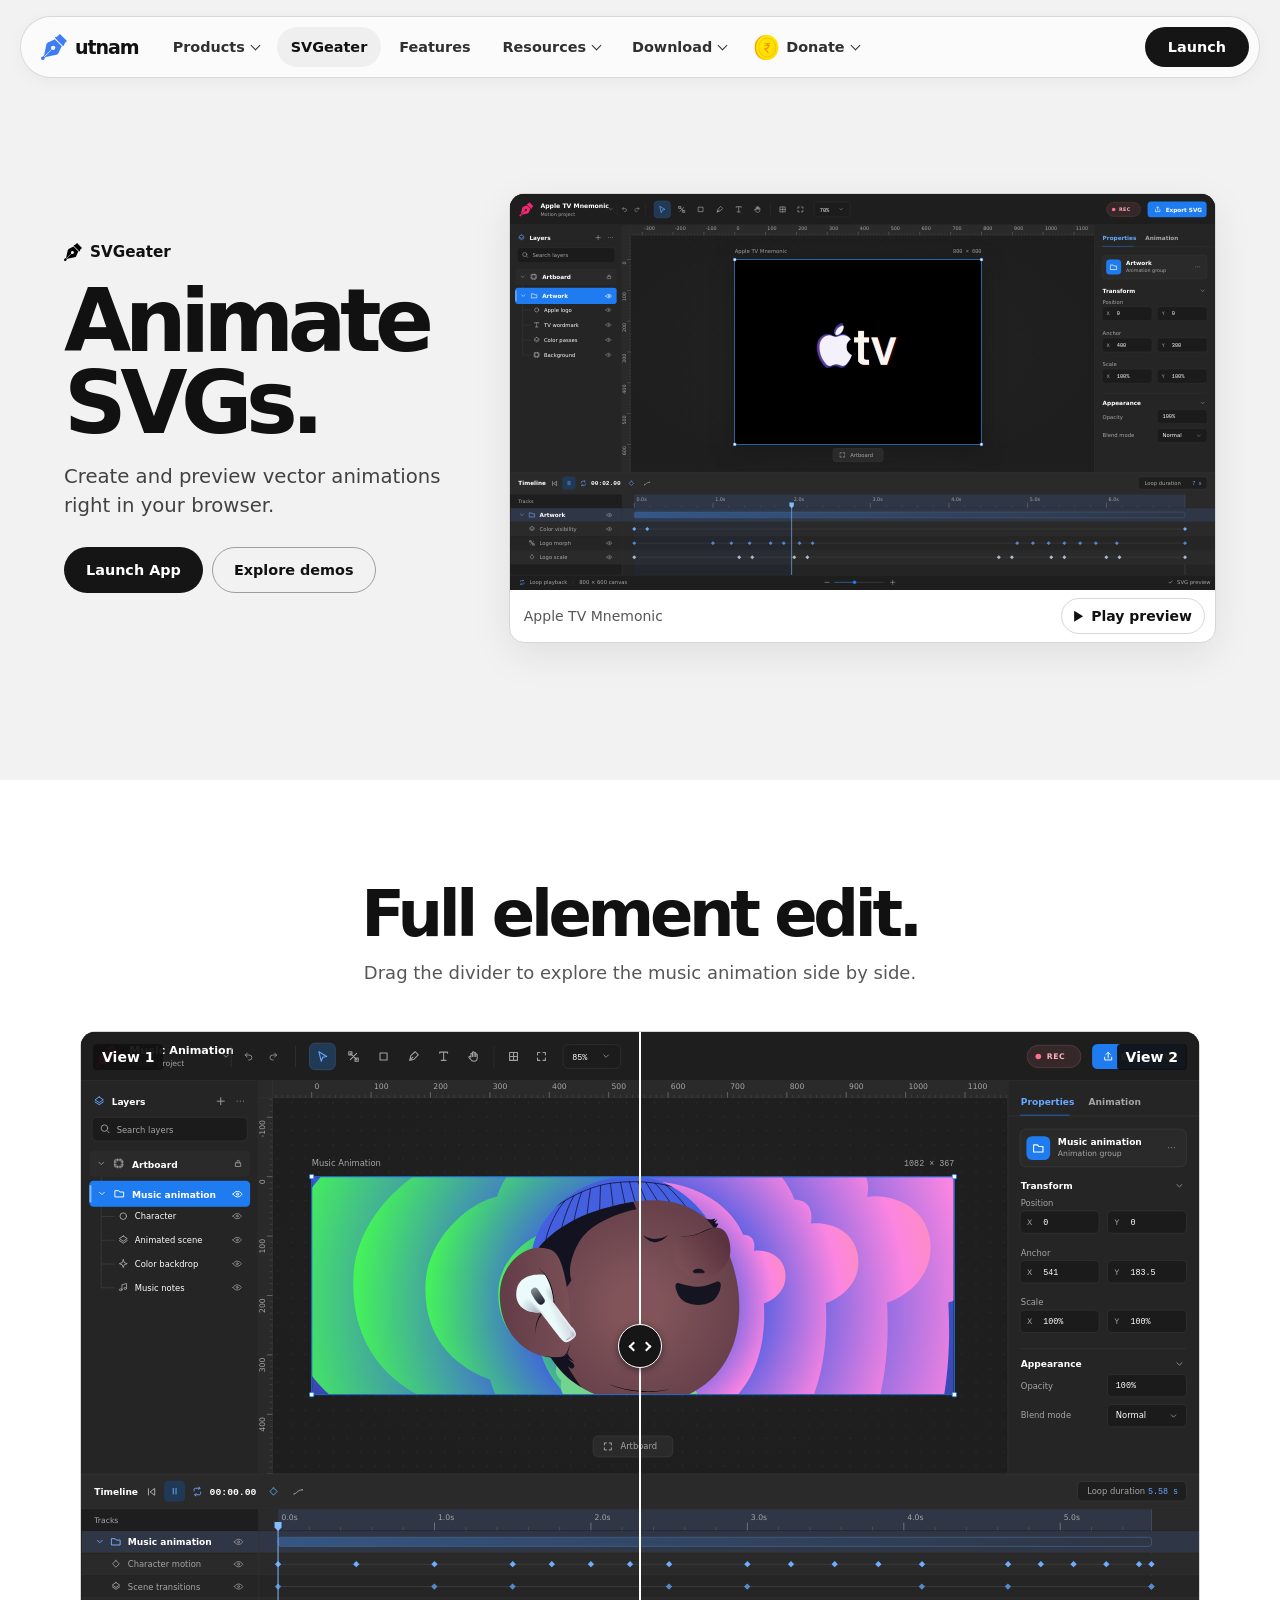
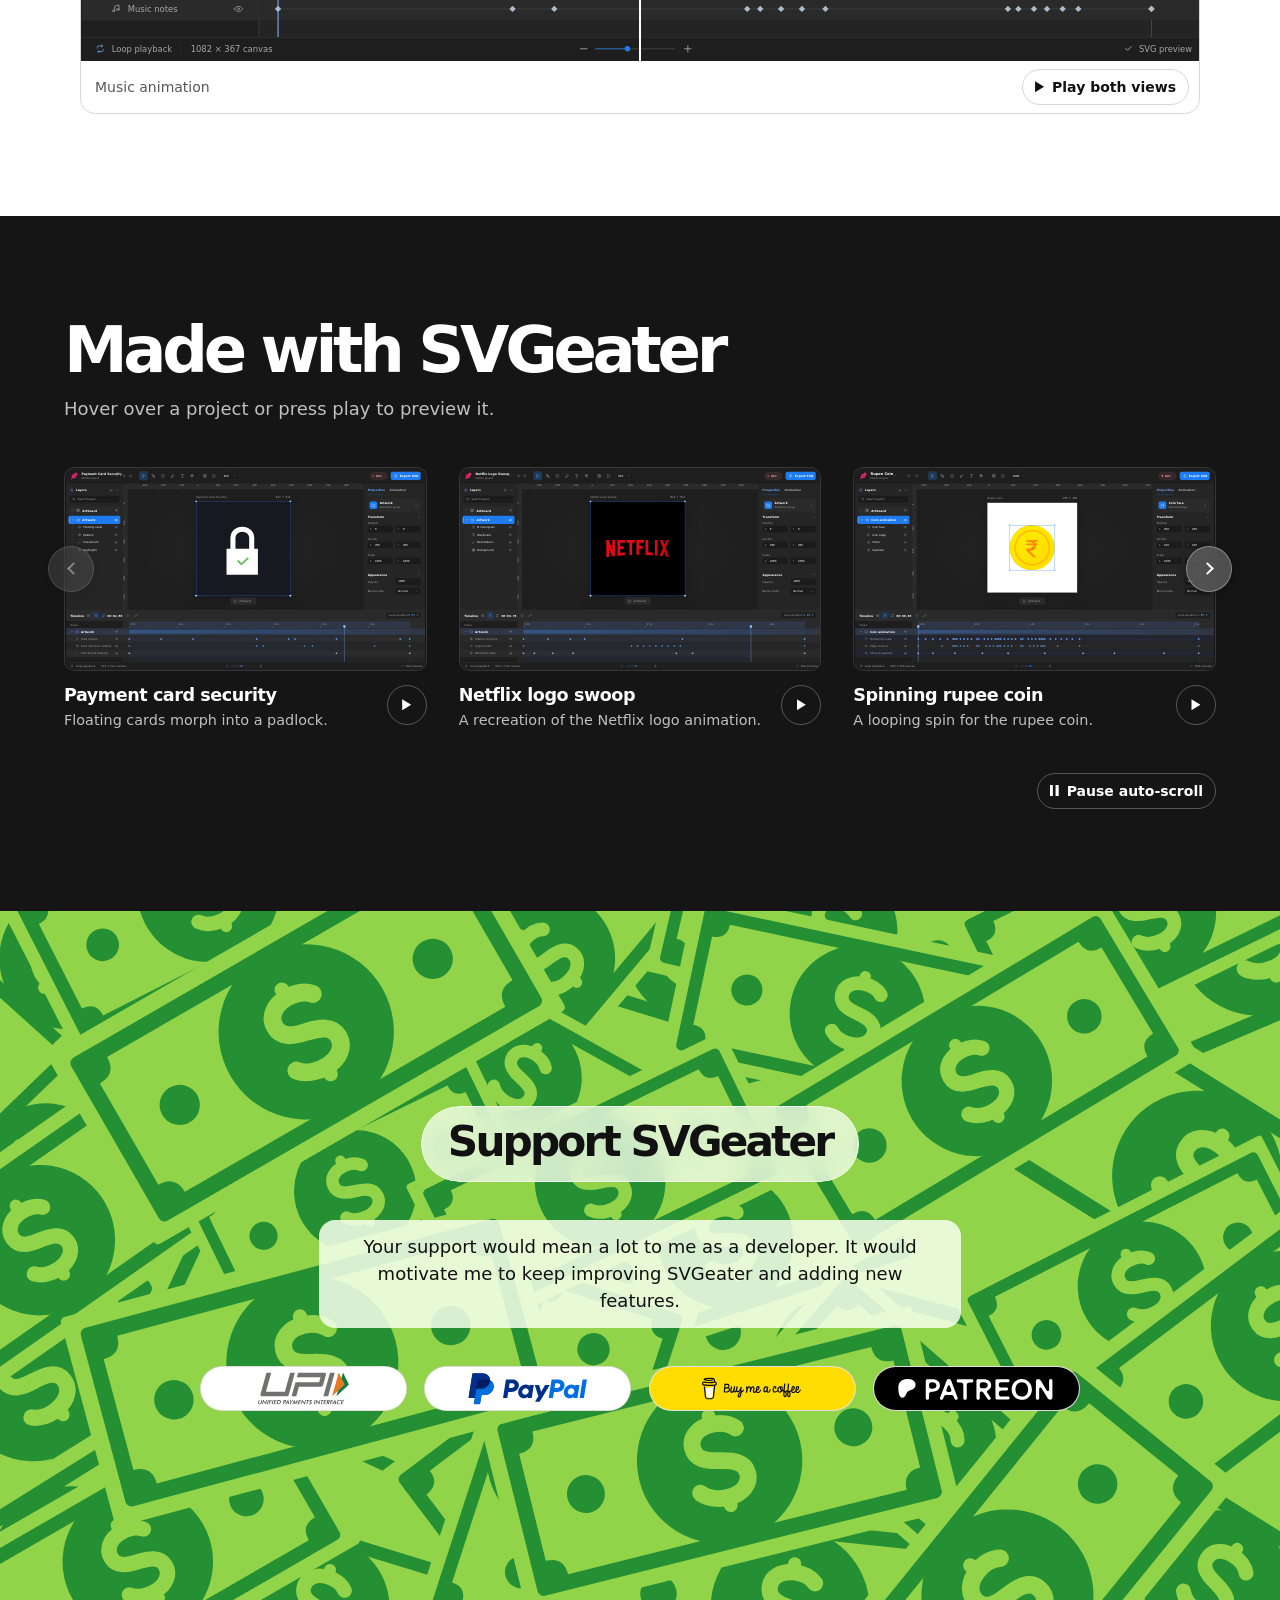
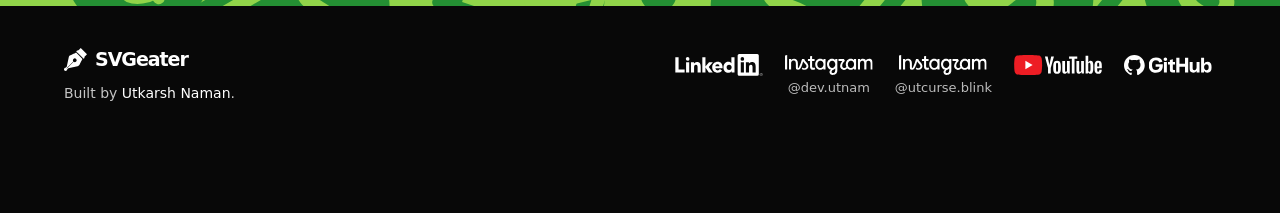
<file: index.html>
<!doctype html>
<html lang="en">
<head>
  <meta charset="utf-8">
  <meta name="viewport" content="width=device-width, initial-scale=1">
  <meta name="theme-color" content="#f2f2f2">
  <meta name="description" content="Create and preview vector animations with SVGeater, a browser-based SVG animation editor.">
  <title>SVGeater — SVG Animation Editor</title>
  <link rel="icon" href="./assets/favicon.svg?v=2" type="image/svg+xml">
  <link rel="stylesheet" href="./styles.css?v=16">
  <script src="./svg-protection.js" defer></script>
  <script src="./app.js?v=8" defer></script>
</head>
<body>
  <a draggable="false" class="skip-link" href="#main">Skip to content</a>
  <header class="site-header">
    <nav class="nav" aria-label="Main navigation">
      <a draggable="false" class="brand" href="https://utnam.in/" aria-label="utnam home">
        <img draggable="false" class="brand-mark" src="./assets/favicon.svg?v=2" width="26" height="26" alt="">
        <span>utnam</span>
      </a>
      <button class="menu-toggle" type="button" aria-expanded="false" aria-controls="nav-links" aria-label="Toggle navigation">
        <span></span><span></span>
      </button>
      <div class="nav-links" id="nav-links">
        <details class="nav-dropdown">
          <summary>Products <span class="chevron" aria-hidden="true"></span></summary>
          <ul class="dropdown-panel link-menu">
            <li><a draggable="false" href="#svgeater"><span>SVGeater</span><small>SVG animation editor</small></a></li>
            <li><a draggable="false" href="https://iredactpdf.utnam.in/" target="_blank" rel="noopener"><span>iRedactPDF</span><small>PDF redaction tool</small></a></li>
          </ul>
        </details>
        <a draggable="false" class="nav-current" href="#svgeater">SVGeater</a>
        <a draggable="false" href="#features">Features</a>
        <details class="nav-dropdown">
          <summary>Resources <span class="chevron" aria-hidden="true"></span></summary>
          <ul class="dropdown-panel link-menu">
            <li><a draggable="false" href="/resources/changelog">Changelog</a></li>
            <li><a draggable="false" href="/resources/upcoming-features">Upcoming features</a></li>
            <li><a draggable="false" href="/resources/tutorials">Tutorials</a></li>
            <li><a draggable="false" href="/resources/campaigns">Campaigns</a></li>
            <li><a draggable="false" href="/resources/vision">Vision</a></li>
          </ul>
        </details>
        <details class="nav-dropdown">
          <summary>Download <span class="chevron" aria-hidden="true"></span></summary>
          <ul class="dropdown-panel link-menu platform-menu">
            <li><a draggable="false" href="/downloads/windows"><img draggable="false" src="./assets/windows-174-svgrepo-com.svg" width="22" height="22" alt=""> Windows</a></li>
            <li><a draggable="false" href="/downloads/linux"><img draggable="false" src="./assets/linux-svgrepo-com.svg" width="22" height="22" alt=""> Linux</a></li>
            <li><a draggable="false" href="/downloads/macos"><img draggable="false" src="./assets/apple-173-svgrepo-com.svg" width="22" height="22" alt=""> macOS</a></li>
          </ul>
        </details>
        <details class="nav-dropdown donate-menu">
          <summary>
            <img draggable="false" class="nav-coin" src="./assets/only-coin.svg" width="25" height="25" alt="">
            Donate <span class="chevron" aria-hidden="true"></span>
          </summary>
          <ul class="dropdown-panel donation-list">
            <li><button class="donation-capsule" type="button" data-dialog="upi-dialog"><img draggable="false" src="./assets/donations/upi.svg" alt="Donate with UPI"></button></li>
            <li><a draggable="false" class="donation-capsule" href="https://paypal.me/utkarshnaman2301" target="_blank" rel="noopener"><img draggable="false" src="./assets/donations/paypal.svg" alt="PayPal"></a></li>
            <li><a draggable="false" class="donation-capsule" href="https://buymeacoffee.com/utkarshnaman" target="_blank" rel="noopener"><img draggable="false" src="./assets/donations/bmc.svg" alt="Buy Me a Coffee"></a></li>
            <li><a draggable="false" class="donation-capsule" href="https://www.patreon.com/c/utnam" target="_blank" rel="noopener"><img draggable="false" src="./assets/donations/patreon.svg" alt="Patreon"></a></li>
          </ul>
        </details>
      </div>
      <a draggable="false" class="pill nav-launch" href="https://app.svgeater.utnam.in/" target="_blank" rel="noopener">Launch</a>
    </nav>
  </header>

  <main id="main">
    <section class="hero" id="svgeater" aria-labelledby="hero-title">
      <div class="shell hero-layout">
        <div class="hero-copy">
          <p class="product-label"><img draggable="false" src="./assets/favicon.svg" alt="" width="18" height="18"> SVGeater</p>
          <h1 id="hero-title">Animate SVGs.</h1>
          <p class="hero-description">Create and preview vector animations right in your browser.</p>
          <div class="hero-actions">
            <a draggable="false" class="pill primary-pill" href="https://app.svgeater.utnam.in/" target="_blank" rel="noopener">Launch App</a>
            <a draggable="false" class="pill secondary-pill" href="#features">Explore demos</a>
          </div>
        </div>

        <figure class="preview editor-preview" data-preview>
          <div class="preview-image" data-surface>
            <div class="preview-layer" data-animation="./assets/editor-apple-tv.svg">
              <img draggable="false" src="./assets/editor-apple-tv-still-frame.svg" width="1600" height="900" alt="Apple TV mnemonic project in the SVGeater editor" fetchpriority="high">
            </div>
          </div>
          <figcaption class="preview-caption">
            <span>Apple TV Mnemonic</span>
            <button class="preview-button" type="button" aria-label="Play Apple TV mnemonic animation" data-play="Apple TV mnemonic animation">
              <span class="play-icon" aria-hidden="true"></span><span data-play-label>Play preview</span>
            </button>
          </figcaption>
        </figure>
      </div>
    </section>

    <section class="compare-section" id="features" aria-labelledby="compare-title">
      <div class="shell">
        <div class="section-heading compare-heading">
          <h2 id="compare-title">Full element edit.</h2>
          <p>Drag the divider to explore the music animation side by side.</p>
        </div>
        <figure class="preview comparison-preview" data-preview>
          <div class="preview-image comparison-image" data-surface>
            <div class="preview-layer comparison-right" data-animation="./assets/editor-music%20(1).svg">
              <img draggable="false" src="./assets/editor-music-still-frame(1).svg" width="1600" height="900" alt="Music animation, right view" loading="lazy">
            </div>
            <div class="preview-layer comparison-left" data-animation="./assets/editor-music.svg">
              <img draggable="false" src="./assets/editor-music-still-frame.svg" width="1600" height="900" alt="Music animation, left view" loading="lazy">
            </div>
            <span class="comparison-tag tag-left" aria-hidden="true">View 1</span>
            <span class="comparison-tag tag-right" aria-hidden="true">View 2</span>
            <div class="comparison-divider" aria-hidden="true">
              <span class="comparison-handle"><span></span><span></span></span>
            </div>
            <input class="comparison-control" type="range" min="0" max="100" value="50" aria-label="Music animation comparison divider">
          </div>
          <figcaption class="preview-caption">
            <span>Music animation</span>
            <button class="preview-button" type="button" aria-label="Play music animation" data-play="music animation">
              <span class="play-icon" aria-hidden="true"></span><span data-play-label>Play both views</span>
            </button>
          </figcaption>
        </figure>
      </div>
    </section>

    <div class="showcase-sections">
      <section class="gallery-section" aria-labelledby="gallery-title">
        <div class="shell">
          <div class="section-heading">
            <h2 id="gallery-title">Made with SVGeater</h2>
            <p>Hover over a project or press play to preview it.</p>
          </div>
          <div class="gallery-carousel">
            <div class="gallery" id="project-gallery" role="region" aria-label="Animation projects" tabindex="0">
              <figure class="preview gallery-card" data-preview>
                <div class="preview-image" data-surface>
                  <div class="preview-layer" data-animation="./assets/editor-payment-card-security.svg">
                    <img draggable="false" src="./assets/editor-payment-card-security-still-frame.svg" width="1600" height="900" alt="Floating payment cards in the SVGeater editor" loading="lazy">
                  </div>
                </div>
                <figcaption class="gallery-caption">
                  <div><h3>Payment card security</h3><p>Floating cards morph into a padlock.</p></div>
                  <button class="preview-button icon-button" type="button" aria-label="Play payment card animation" data-play="payment card animation">
                    <span class="play-icon" aria-hidden="true"></span>
                  </button>
                </figcaption>
              </figure>
              <figure class="preview gallery-card" data-preview>
                <div class="preview-image" data-surface>
                  <div class="preview-layer" data-animation="./assets/editor-netflix.svg">
                    <img draggable="false" src="./assets/editor-netflix-still-frame.svg" width="1600" height="900" alt="Netflix logo project in the SVGeater editor" loading="lazy">
                  </div>
                </div>
                <figcaption class="gallery-caption">
                  <div><h3>Netflix logo swoop</h3><p>A recreation of the Netflix logo animation.</p></div>
                  <button class="preview-button icon-button" type="button" aria-label="Play Netflix logo animation" data-play="Netflix logo animation">
                    <span class="play-icon" aria-hidden="true"></span>
                  </button>
                </figcaption>
              </figure>
              <figure class="preview gallery-card" data-preview>
                <div class="preview-image" data-surface>
                  <div class="preview-layer" data-animation="./assets/editor-coin-recording.svg">
                    <img draggable="false" src="./assets/editor-coin-still-frame.svg" width="1600" height="900" alt="Rupee coin project in the SVGeater editor" loading="lazy">
                  </div>
                </div>
                <figcaption class="gallery-caption">
                  <div><h3>Spinning rupee coin</h3><p>A looping spin for the rupee coin.</p></div>
                  <button class="preview-button icon-button" type="button" aria-label="Play rupee coin animation" data-play="rupee coin animation">
                    <span class="play-icon" aria-hidden="true"></span>
                  </button>
                </figcaption>
              </figure>
              <figure class="preview gallery-card" data-preview>
                <div class="preview-image" data-surface>
                  <div class="preview-layer" data-animation="./assets/editor-linkedin-celebration.svg">
                    <img draggable="false" src="./assets/editor-linkedin-celebration-still-frame.svg" width="1600" height="900" alt="LinkedIn celebration project in the SVGeater editor" loading="lazy">
                  </div>
                </div>
                <figcaption class="gallery-caption">
                  <div><h3>LinkedIn celebration</h3><p>A recreation of LinkedIn’s celebration reaction.</p></div>
                  <button class="preview-button icon-button" type="button" aria-label="Play LinkedIn celebration animation" data-play="LinkedIn celebration animation">
                    <span class="play-icon" aria-hidden="true"></span>
                  </button>
                </figcaption>
              </figure>
              <figure class="preview gallery-card" data-preview>
                <div class="preview-image standalone-preview white-preview" data-surface>
                  <div class="preview-layer" data-animation="./assets/lesstype-gallery.svg">
                    <img draggable="false" src="./assets/lesstype-still-frame.svg" width="1080" height="1080" alt="LessType typography artwork" loading="lazy">
                  </div>
                </div>
                <figcaption class="gallery-caption">
                  <div><h3>LessType</h3><p>Animated typography.</p></div>
                  <button class="preview-button icon-button" type="button" aria-label="Play LessType animation" data-play="LessType animation">
                    <span class="play-icon" aria-hidden="true"></span>
                  </button>
                </figcaption>
              </figure>
              <figure class="preview gallery-card">
                <div class="preview-image">
                  <div class="preview-layer">
                    <img draggable="false" src="./assets/AndroidxBatman.svg" width="2091" height="1158" alt="Android and Batman illustration" loading="lazy">
                  </div>
                </div>
                <figcaption class="gallery-caption">
                  <div><h3>Android × Batman</h3><p>Static SVG illustration.</p></div>
                </figcaption>
              </figure>
              <figure class="preview gallery-card" data-preview>
                <div class="preview-image standalone-preview gray-preview" data-surface>
                  <div class="preview-layer" data-animation="./assets/Check-In%20Stream.svg">
                    <img draggable="false" src="./assets/check-in-stream-still-frame.svg" width="534" height="683" alt="Check-In Stream artwork" loading="lazy">
                  </div>
                </div>
                <figcaption class="gallery-caption">
                  <div><h3>Check-In Stream</h3><p>A looping check-in animation.</p></div>
                  <button class="preview-button icon-button" type="button" aria-label="Play Check-In Stream animation" data-play="Check-In Stream animation">
                    <span class="play-icon" aria-hidden="true"></span>
                  </button>
                </figcaption>
              </figure>
            </div>
            <button class="carousel-arrow carousel-previous" type="button" aria-label="Previous project" aria-controls="project-gallery" hidden></button>
            <button class="carousel-arrow carousel-next" type="button" aria-label="Next project" aria-controls="project-gallery" hidden></button>
          </div>
          <div class="gallery-options">
            <button class="preview-button carousel-toggle" type="button" aria-controls="project-gallery" hidden>
              <span class="play-icon" aria-hidden="true"></span><span data-rotation-label>Pause auto-scroll</span>
            </button>
          </div>
        </div>
      </section>

      <section class="support-section" id="donate" aria-labelledby="support-title">
        <div class="shell support-panel">
          <h2 id="support-title" tabindex="-1">Support SVGeater</h2>
          <p class="support-note">Your support would mean a lot to me as a developer. It would motivate me to keep improving SVGeater and adding new features.</p>
          <ul class="support-links donation-list">
            <li><button class="donation-capsule" type="button" data-dialog="upi-dialog"><img draggable="false" src="./assets/donations/upi.svg" alt="Donate with UPI"></button></li>
            <li><a draggable="false" class="donation-capsule" href="https://paypal.me/utkarshnaman2301" target="_blank" rel="noopener"><img draggable="false" src="./assets/donations/paypal.svg" alt="PayPal"></a></li>
            <li><a draggable="false" class="donation-capsule" href="https://buymeacoffee.com/utkarshnaman" target="_blank" rel="noopener"><img draggable="false" src="./assets/donations/bmc.svg" alt="Buy Me a Coffee"></a></li>
            <li><a draggable="false" class="donation-capsule" href="https://www.patreon.com/c/utnam" target="_blank" rel="noopener"><img draggable="false" src="./assets/donations/patreon.svg" alt="Patreon"></a></li>
          </ul>
        </div>
      </section>
    </div>
  </main>

  <footer class="site-footer">
    <div class="shell footer-inner">
      <div class="footer-credit">
        <a draggable="false" class="footer-brand" href="#svgeater"><img draggable="false" src="./assets/favicon.svg" alt="" width="23" height="23"> SVGeater</a>
        <p>Built by <a draggable="false" href="https://utnam.in/">Utkarsh Naman</a>.</p>
      </div>
      <nav class="socials" aria-label="Utkarsh Naman’s social profiles">
        <a draggable="false" href="https://www.linkedin.com/in/utkarsh-naman/" target="_blank" rel="noopener" aria-label="LinkedIn"><img draggable="false" src="./assets/linkedin.svg" width="88" height="24" alt="" loading="lazy"></a>
        <a draggable="false" href="https://www.instagram.com/dev.utnam/" target="_blank" rel="noopener" aria-label="Instagram @dev.utnam"><img draggable="false" src="./assets/instagram.svg" width="88" height="24" alt="" loading="lazy"><span>@dev.utnam</span></a>
        <a draggable="false" href="https://www.instagram.com/utcurse.blink/" target="_blank" rel="noopener" aria-label="Instagram @utcurse.blink"><img draggable="false" src="./assets/instagram.svg" width="88" height="24" alt="" loading="lazy"><span>@utcurse.blink</span></a>
        <a draggable="false" href="https://www.youtube.com/@trulyutnam" target="_blank" rel="noopener" aria-label="YouTube"><img draggable="false" src="./assets/youtube.svg" width="88" height="24" alt="" loading="lazy"></a>
        <a draggable="false" href="https://github.com/utkarsh-naman" target="_blank" rel="noopener" aria-label="GitHub"><img draggable="false" src="./assets/github.svg" width="88" height="24" alt="" loading="lazy"></a>
      </nav>
    </div>
  </footer>

  <aside class="launch-dock" aria-label="Quick launch" inert>
    <span>Happy Animating</span>
    <a draggable="false" class="pill primary-pill" href="https://app.svgeater.utnam.in/" target="_blank" rel="noopener">Launch App</a>
  </aside>

  <dialog class="payment-dialog" id="upi-dialog" aria-labelledby="upi-title">
    <form method="dialog"><button class="dialog-close" aria-label="Close UPI details">×</button></form>
    <h2 id="upi-title">Donate with UPI</h2>
    <p>Scan the QR code with your UPI app.</p>
    <div class="upi-qr">
      <img class="upi-code" src="./assets/donations/upi-payment.svg" width="990" height="990" alt="QR code for UPI donations" loading="lazy">
      <span class="upi-coin" aria-hidden="true">
        <img draggable="false" src="./assets/only-coin.svg" width="28" height="28" alt="">
      </span>
    </div>
    <a draggable="false" class="pill primary-pill" href="upi://pay?pa=utkarshnaman1%40oksbi&amp;pn=Utkarsh%20Naman">Scan to Pay</a>
  </dialog>
</body>
</html>
</file>
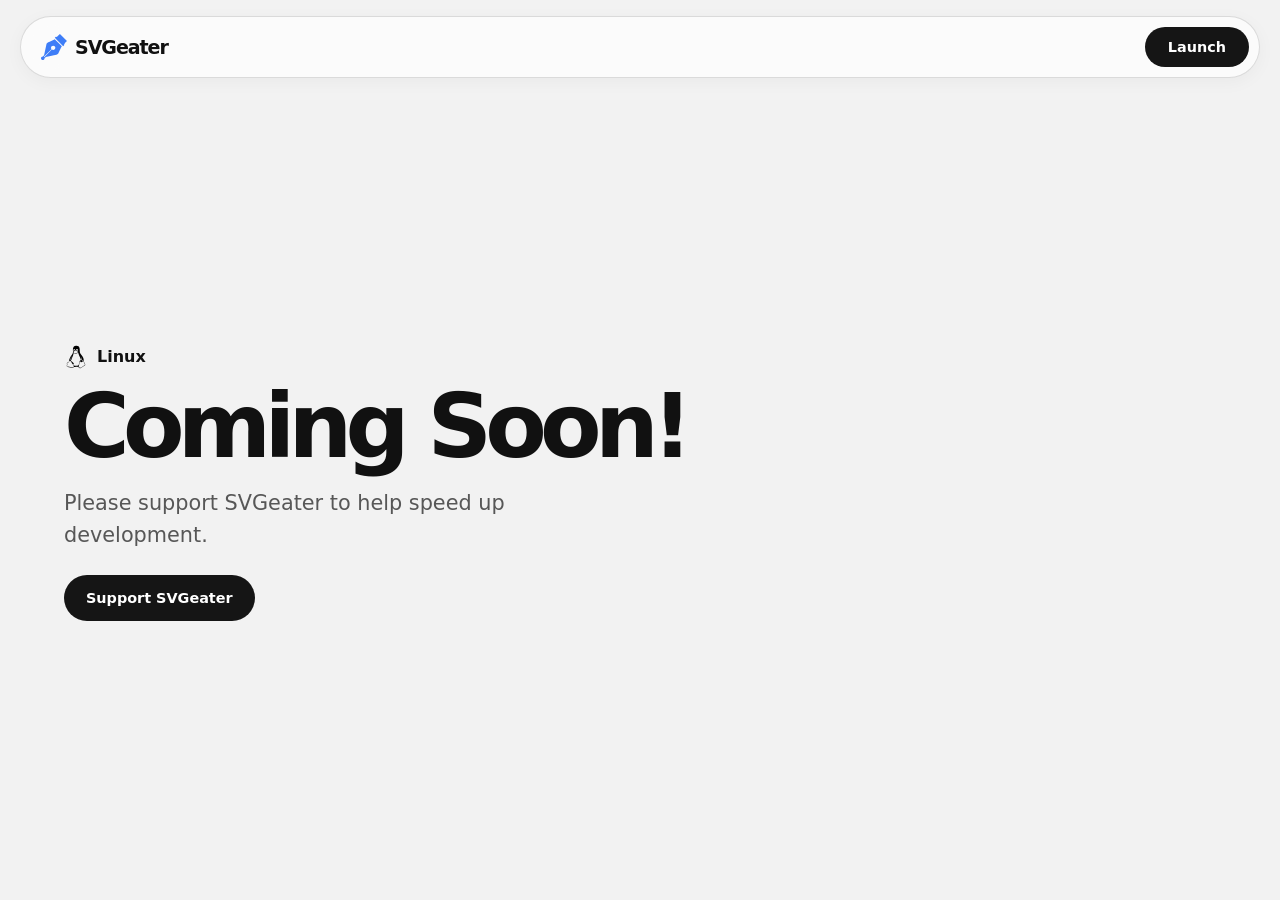
<file: downloads/linux.html>
<!doctype html>
<html lang="en">
<head>
  <meta charset="utf-8">
  <meta name="viewport" content="width=device-width, initial-scale=1">
  <meta name="theme-color" content="#f2f2f2">
  <title>Linux download | SVGeater</title>
  <link rel="icon" href="/assets/favicon.svg?v=2" type="image/svg+xml">
  <link rel="stylesheet" href="/styles.css?v=16">
  <script src="/svg-protection.js" defer></script>
</head>
<body>
  <header class="site-header">
    <nav class="nav compact-nav" aria-label="Main navigation">
      <a draggable="false" class="brand" href="/">
        <img draggable="false" class="brand-mark" src="/assets/favicon.svg?v=2" width="26" height="26" alt="">
        SVGeater
      </a>
      <a draggable="false" class="pill nav-launch" href="https://app.svgeater.utnam.in/" target="_blank" rel="noopener">Launch</a>
    </nav>
  </header>
  <main class="placeholder-page">
    <div class="shell">
      <p class="placeholder-platform"><img draggable="false" src="/assets/linux-svgrepo-com.svg" width="24" height="24" alt=""> Linux</p>
      <h1 class="placeholder-title">Coming Soon!</h1>
      <p class="placeholder-copy">Please support SVGeater to help speed up development.</p>
      <a draggable="false" class="pill primary-pill placeholder-action" href="/#donate">Support SVGeater</a>
    </div>
  </main>
</body>
</html>
</file>
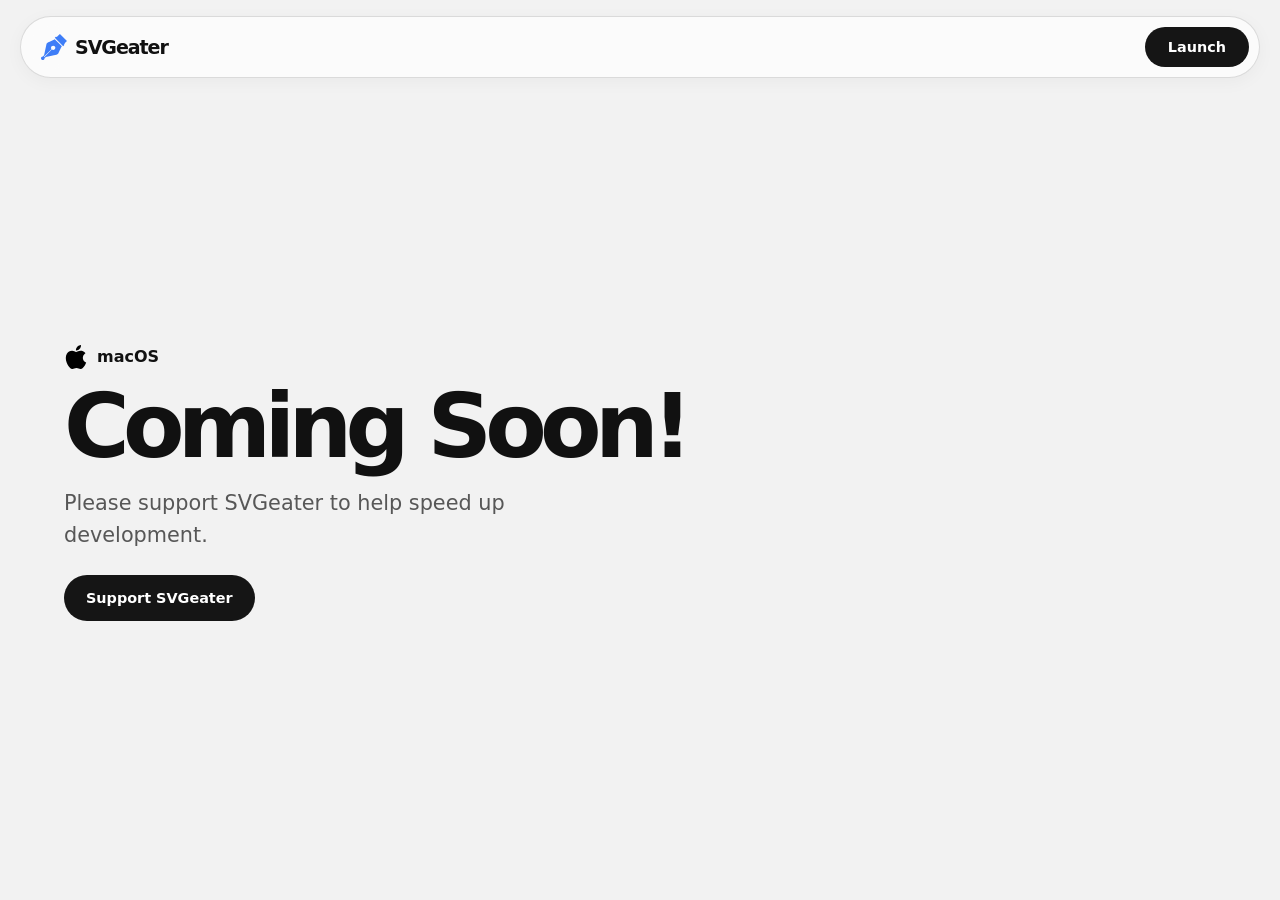
<file: downloads/macos.html>
<!doctype html>
<html lang="en">
<head>
  <meta charset="utf-8">
  <meta name="viewport" content="width=device-width, initial-scale=1">
  <meta name="theme-color" content="#f2f2f2">
  <title>macOS download | SVGeater</title>
  <link rel="icon" href="/assets/favicon.svg?v=2" type="image/svg+xml">
  <link rel="stylesheet" href="/styles.css?v=16">
  <script src="/svg-protection.js" defer></script>
</head>
<body>
  <header class="site-header">
    <nav class="nav compact-nav" aria-label="Main navigation">
      <a draggable="false" class="brand" href="/">
        <img draggable="false" class="brand-mark" src="/assets/favicon.svg?v=2" width="26" height="26" alt="">
        SVGeater
      </a>
      <a draggable="false" class="pill nav-launch" href="https://app.svgeater.utnam.in/" target="_blank" rel="noopener">Launch</a>
    </nav>
  </header>
  <main class="placeholder-page">
    <div class="shell">
      <p class="placeholder-platform"><img draggable="false" src="/assets/apple-173-svgrepo-com.svg" width="24" height="24" alt=""> macOS</p>
      <h1 class="placeholder-title">Coming Soon!</h1>
      <p class="placeholder-copy">Please support SVGeater to help speed up development.</p>
      <a draggable="false" class="pill primary-pill placeholder-action" href="/#donate">Support SVGeater</a>
    </div>
  </main>
</body>
</html>
</file>
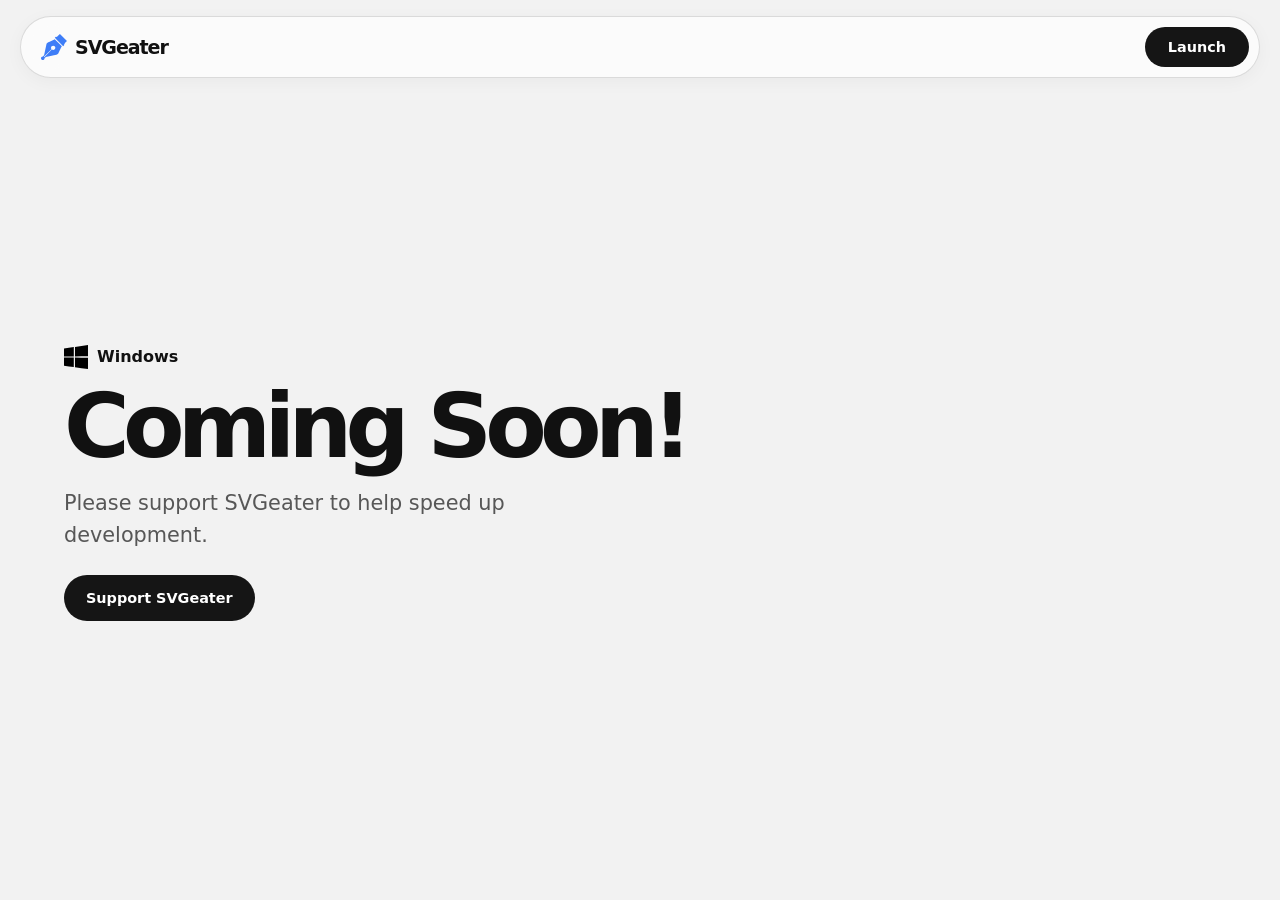
<file: downloads/windows.html>
<!doctype html>
<html lang="en">
<head>
  <meta charset="utf-8">
  <meta name="viewport" content="width=device-width, initial-scale=1">
  <meta name="theme-color" content="#f2f2f2">
  <title>Windows download | SVGeater</title>
  <link rel="icon" href="/assets/favicon.svg?v=2" type="image/svg+xml">
  <link rel="stylesheet" href="/styles.css?v=16">
  <script src="/svg-protection.js" defer></script>
</head>
<body>
  <header class="site-header">
    <nav class="nav compact-nav" aria-label="Main navigation">
      <a draggable="false" class="brand" href="/">
        <img draggable="false" class="brand-mark" src="/assets/favicon.svg?v=2" width="26" height="26" alt="">
        SVGeater
      </a>
      <a draggable="false" class="pill nav-launch" href="https://app.svgeater.utnam.in/" target="_blank" rel="noopener">Launch</a>
    </nav>
  </header>
  <main class="placeholder-page">
    <div class="shell">
      <p class="placeholder-platform"><img draggable="false" src="/assets/windows-174-svgrepo-com.svg" width="24" height="24" alt=""> Windows</p>
      <h1 class="placeholder-title">Coming Soon!</h1>
      <p class="placeholder-copy">Please support SVGeater to help speed up development.</p>
      <a draggable="false" class="pill primary-pill placeholder-action" href="/#donate">Support SVGeater</a>
    </div>
  </main>
</body>
</html>
</file>
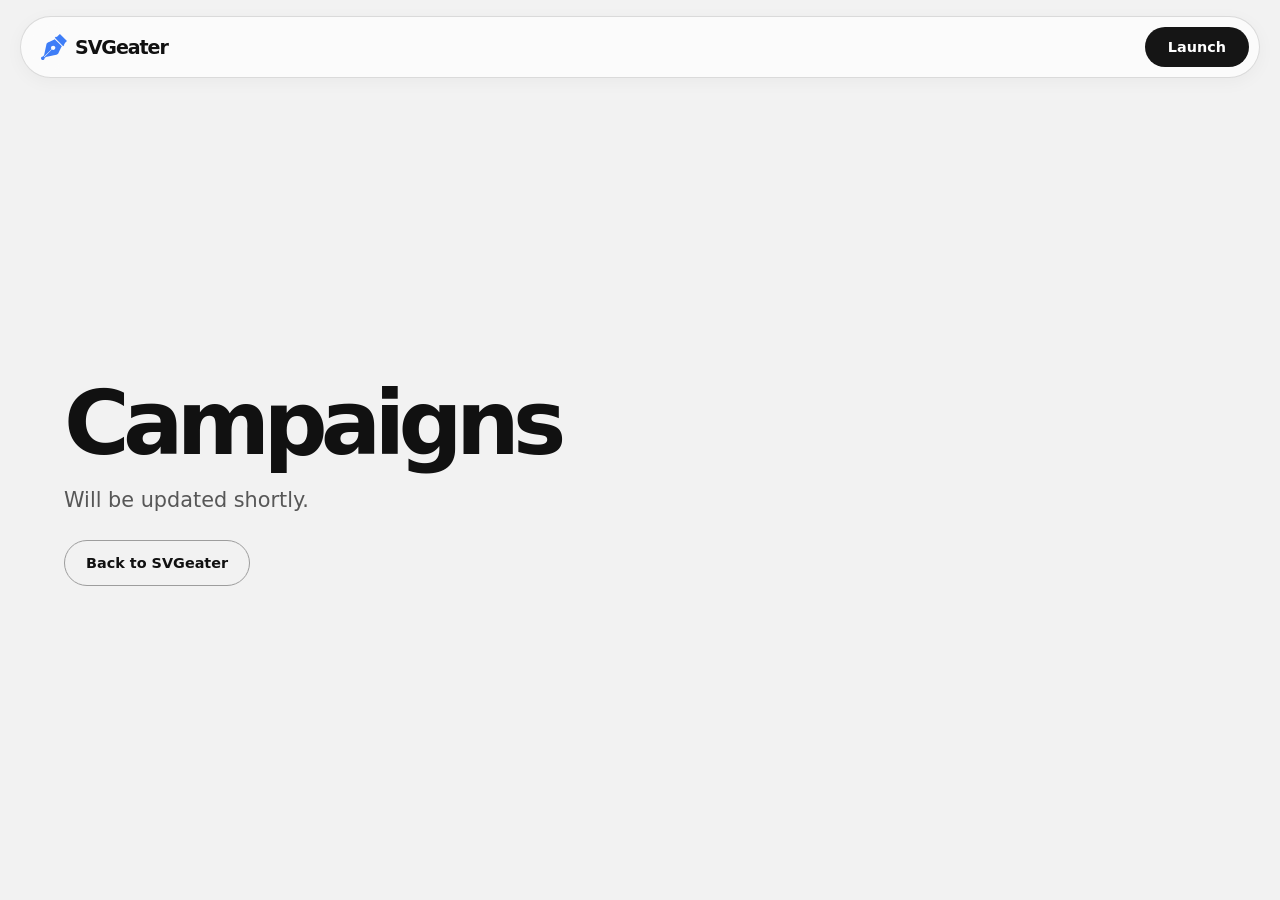
<file: resources/campaigns.html>
<!doctype html>
<html lang="en">
<head>
  <meta charset="utf-8">
  <meta name="viewport" content="width=device-width, initial-scale=1">
  <meta name="theme-color" content="#f2f2f2">
  <title>Campaigns | SVGeater</title>
  <link rel="icon" href="/assets/favicon.svg?v=2" type="image/svg+xml">
  <link rel="stylesheet" href="/styles.css?v=16">
  <script src="/svg-protection.js" defer></script>
</head>
<body>
  <header class="site-header">
    <nav class="nav compact-nav" aria-label="Main navigation">
      <a draggable="false" class="brand" href="/">
        <img draggable="false" class="brand-mark" src="/assets/favicon.svg?v=2" width="26" height="26" alt="">
        SVGeater
      </a>
      <a draggable="false" class="pill nav-launch" href="https://app.svgeater.utnam.in/" target="_blank" rel="noopener">Launch</a>
    </nav>
  </header>
  <main class="placeholder-page">
    <div class="shell">
      <h1 class="placeholder-title">Campaigns</h1>
      <p class="placeholder-copy">Will be updated shortly.</p>
      <a draggable="false" class="pill secondary-pill placeholder-action" href="/">Back to SVGeater</a>
    </div>
  </main>
</body>
</html>
</file>
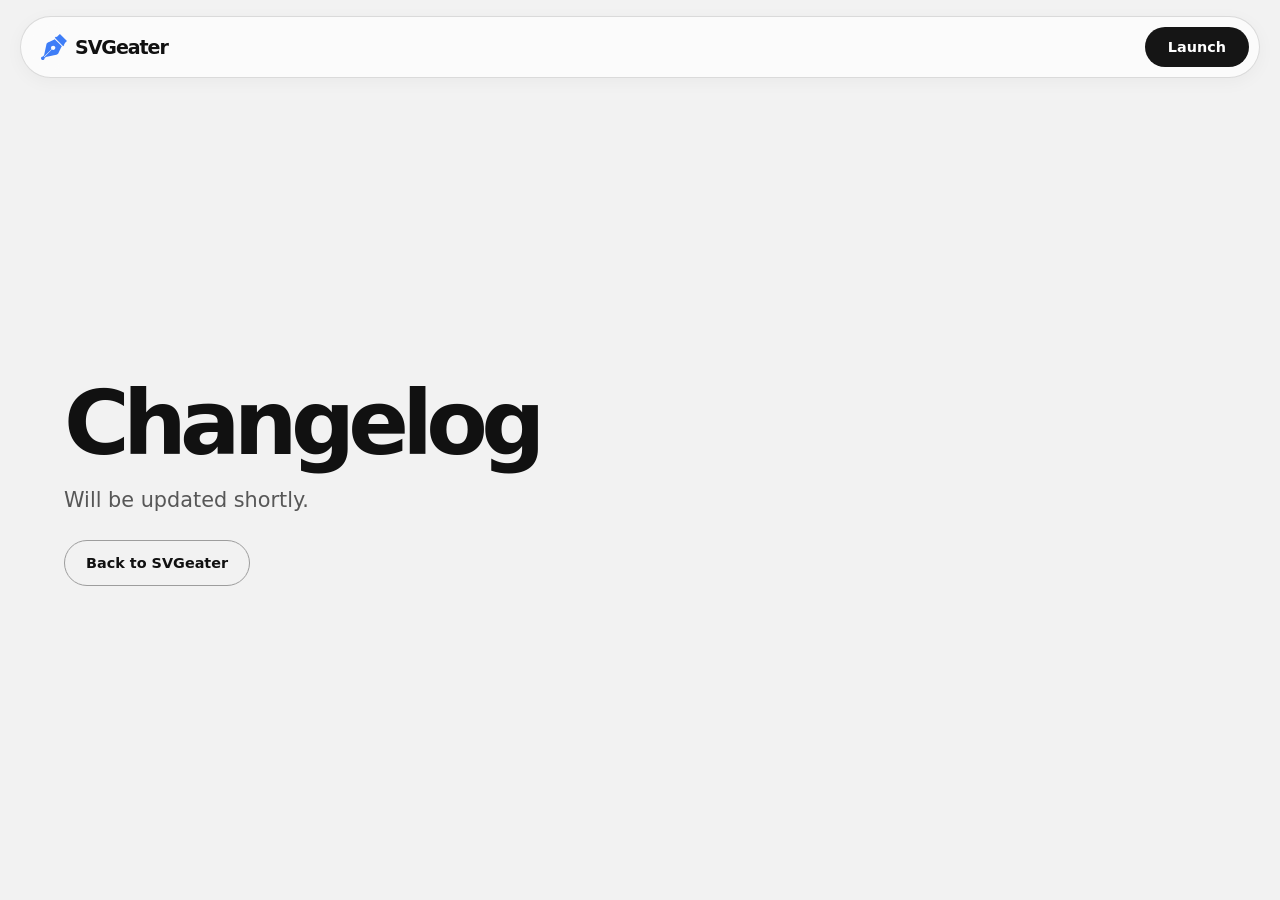
<file: resources/changelog.html>
<!doctype html>
<html lang="en">
<head>
  <meta charset="utf-8">
  <meta name="viewport" content="width=device-width, initial-scale=1">
  <meta name="theme-color" content="#f2f2f2">
  <title>Changelog | SVGeater</title>
  <link rel="icon" href="/assets/favicon.svg?v=2" type="image/svg+xml">
  <link rel="stylesheet" href="/styles.css?v=16">
  <script src="/svg-protection.js" defer></script>
</head>
<body>
  <header class="site-header">
    <nav class="nav compact-nav" aria-label="Main navigation">
      <a draggable="false" class="brand" href="/">
        <img draggable="false" class="brand-mark" src="/assets/favicon.svg?v=2" width="26" height="26" alt="">
        SVGeater
      </a>
      <a draggable="false" class="pill nav-launch" href="https://app.svgeater.utnam.in/" target="_blank" rel="noopener">Launch</a>
    </nav>
  </header>
  <main class="placeholder-page">
    <div class="shell">
      <h1 class="placeholder-title">Changelog</h1>
      <p class="placeholder-copy">Will be updated shortly.</p>
      <a draggable="false" class="pill secondary-pill placeholder-action" href="/">Back to SVGeater</a>
    </div>
  </main>
</body>
</html>
</file>
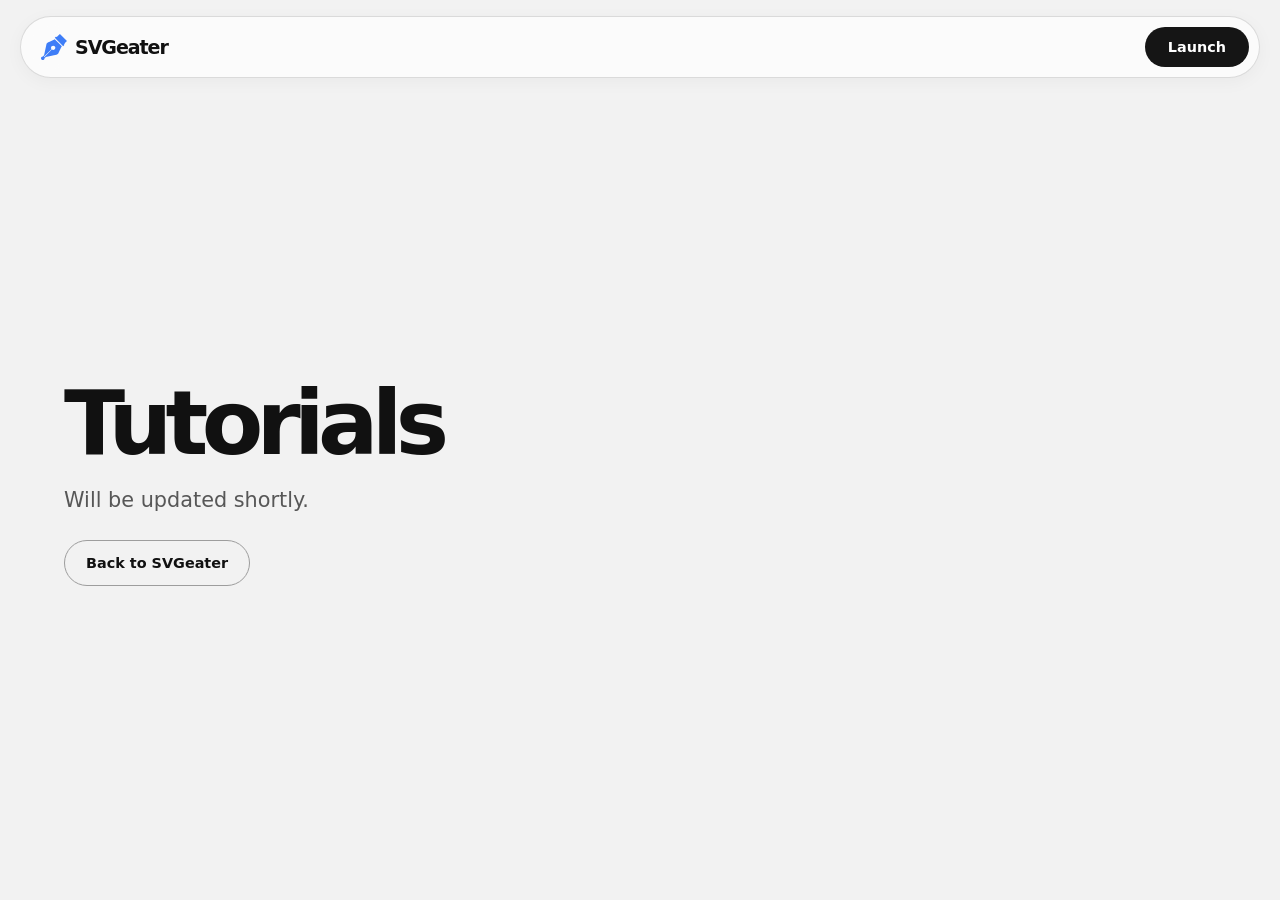
<file: resources/tutorials.html>
<!doctype html>
<html lang="en">
<head>
  <meta charset="utf-8">
  <meta name="viewport" content="width=device-width, initial-scale=1">
  <meta name="theme-color" content="#f2f2f2">
  <title>Tutorials | SVGeater</title>
  <link rel="icon" href="/assets/favicon.svg?v=2" type="image/svg+xml">
  <link rel="stylesheet" href="/styles.css?v=16">
  <script src="/svg-protection.js" defer></script>
</head>
<body>
  <header class="site-header">
    <nav class="nav compact-nav" aria-label="Main navigation">
      <a draggable="false" class="brand" href="/">
        <img draggable="false" class="brand-mark" src="/assets/favicon.svg?v=2" width="26" height="26" alt="">
        SVGeater
      </a>
      <a draggable="false" class="pill nav-launch" href="https://app.svgeater.utnam.in/" target="_blank" rel="noopener">Launch</a>
    </nav>
  </header>
  <main class="placeholder-page">
    <div class="shell">
      <h1 class="placeholder-title">Tutorials</h1>
      <p class="placeholder-copy">Will be updated shortly.</p>
      <a draggable="false" class="pill secondary-pill placeholder-action" href="/">Back to SVGeater</a>
    </div>
  </main>
</body>
</html>
</file>
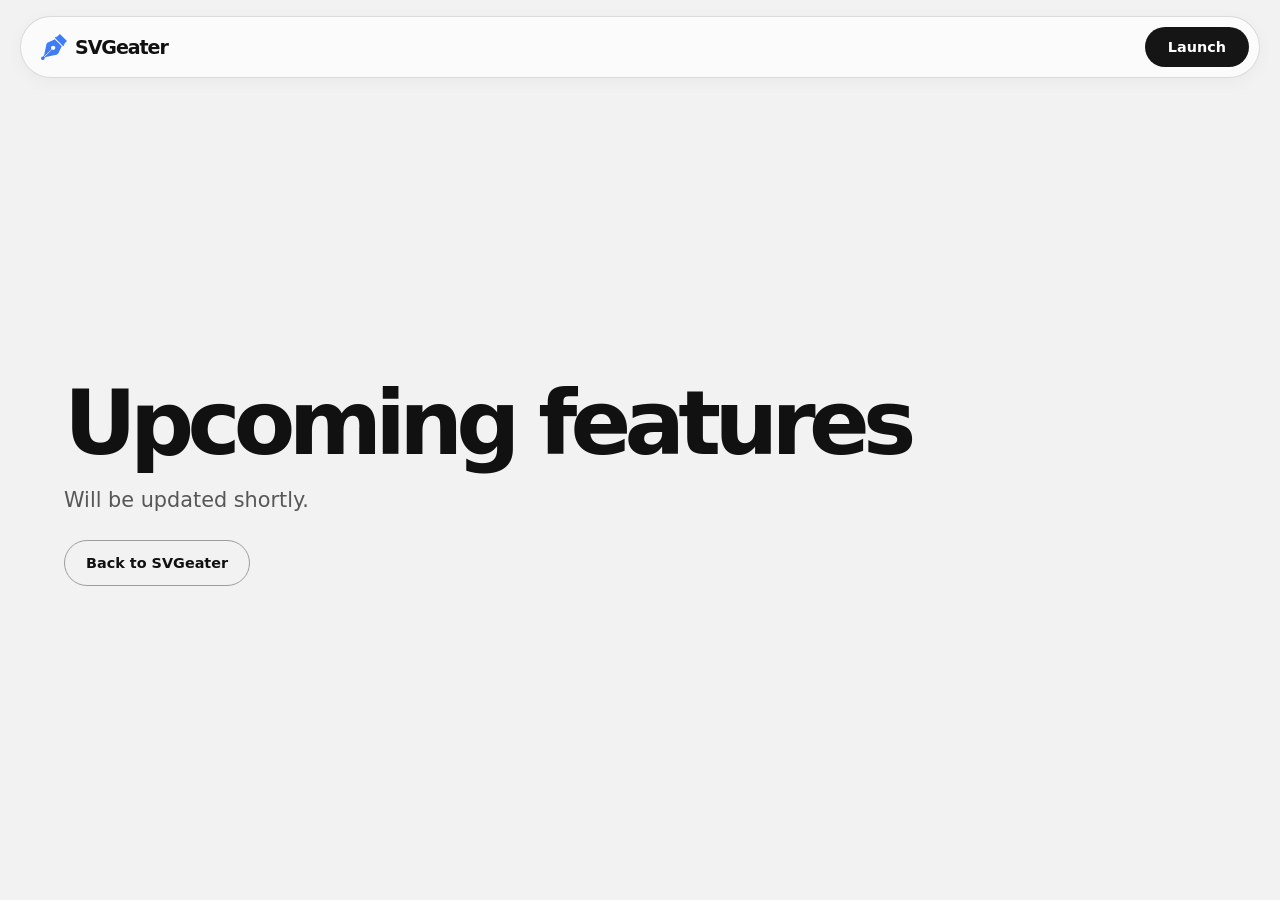
<file: resources/upcoming-features.html>
<!doctype html>
<html lang="en">
<head>
  <meta charset="utf-8">
  <meta name="viewport" content="width=device-width, initial-scale=1">
  <meta name="theme-color" content="#f2f2f2">
  <title>Upcoming features | SVGeater</title>
  <link rel="icon" href="/assets/favicon.svg?v=2" type="image/svg+xml">
  <link rel="stylesheet" href="/styles.css?v=16">
  <script src="/svg-protection.js" defer></script>
</head>
<body>
  <header class="site-header">
    <nav class="nav compact-nav" aria-label="Main navigation">
      <a draggable="false" class="brand" href="/">
        <img draggable="false" class="brand-mark" src="/assets/favicon.svg?v=2" width="26" height="26" alt="">
        SVGeater
      </a>
      <a draggable="false" class="pill nav-launch" href="https://app.svgeater.utnam.in/" target="_blank" rel="noopener">Launch</a>
    </nav>
  </header>
  <main class="placeholder-page">
    <div class="shell">
      <h1 class="placeholder-title">Upcoming features</h1>
      <p class="placeholder-copy">Will be updated shortly.</p>
      <a draggable="false" class="pill secondary-pill placeholder-action" href="/">Back to SVGeater</a>
    </div>
  </main>
</body>
</html>
</file>
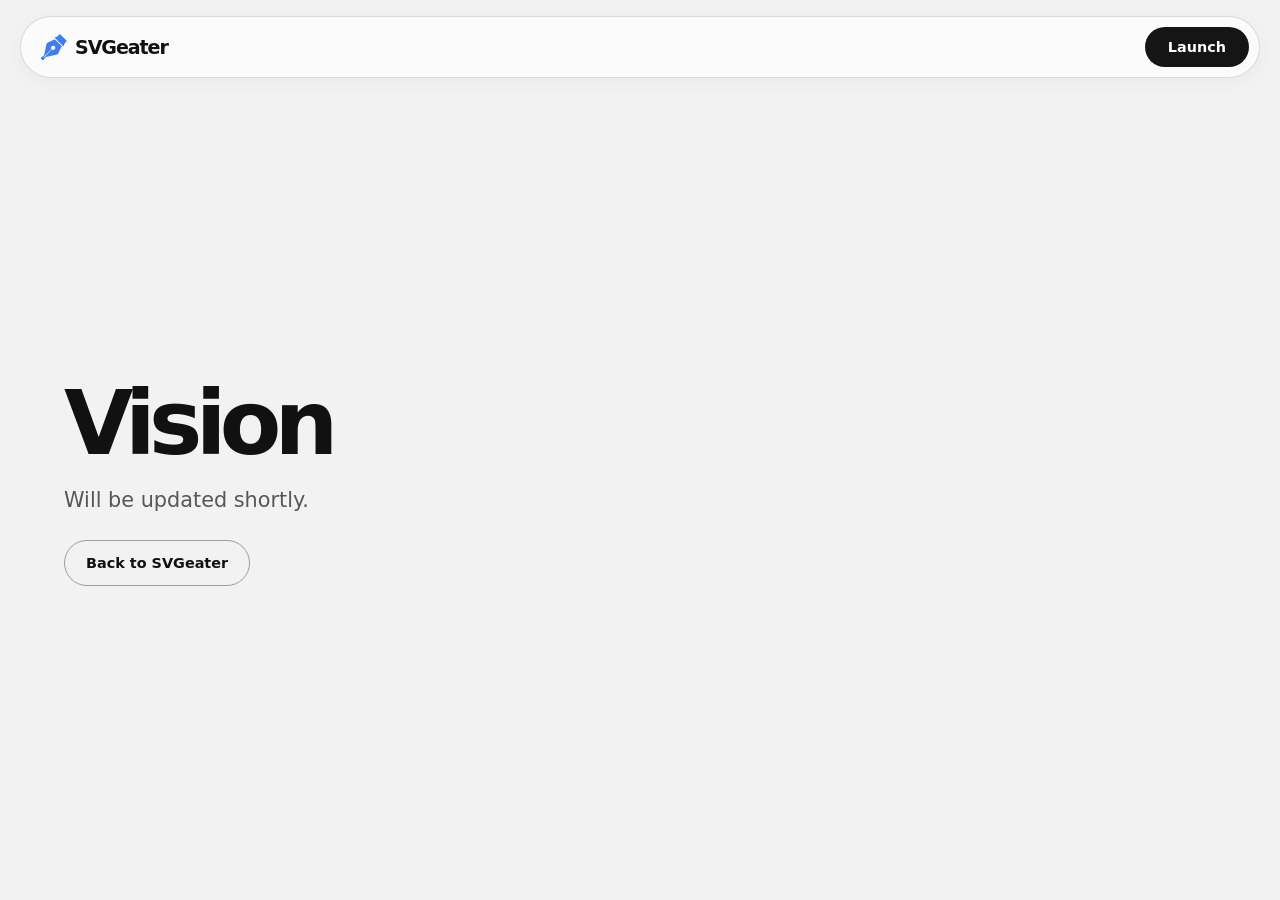
<file: resources/vision.html>
<!doctype html>
<html lang="en">
<head>
  <meta charset="utf-8">
  <meta name="viewport" content="width=device-width, initial-scale=1">
  <meta name="theme-color" content="#f2f2f2">
  <title>Vision | SVGeater</title>
  <link rel="icon" href="/assets/favicon.svg?v=2" type="image/svg+xml">
  <link rel="stylesheet" href="/styles.css?v=16">
  <script src="/svg-protection.js" defer></script>
</head>
<body>
  <header class="site-header">
    <nav class="nav compact-nav" aria-label="Main navigation">
      <a draggable="false" class="brand" href="/">
        <img draggable="false" class="brand-mark" src="/assets/favicon.svg?v=2" width="26" height="26" alt="">
        SVGeater
      </a>
      <a draggable="false" class="pill nav-launch" href="https://app.svgeater.utnam.in/" target="_blank" rel="noopener">Launch</a>
    </nav>
  </header>
  <main class="placeholder-page">
    <div class="shell">
      <h1 class="placeholder-title">Vision</h1>
      <p class="placeholder-copy">Will be updated shortly.</p>
      <a draggable="false" class="pill secondary-pill placeholder-action" href="/">Back to SVGeater</a>
    </div>
  </main>
</body>
</html>
</file>
<file: styles.css>
:root {
  color-scheme: light;
  font-family: "Segoe UI", system-ui, sans-serif;
  font-synthesis: none;
  --ink: #111;
  --muted: #575757;
  --line: #d6d6d6;
  --paper: #f2f2f2;
  --gutter: clamp(22px, 5vw, 76px);
  --nav-top: 16px;
  --nav-height: 62px;
}

*, *::before, *::after { box-sizing: border-box; }
html { scroll-padding-top: calc(var(--nav-top) + var(--nav-height) + 20px); }
body { margin: 0; color: var(--ink); background: #fff; }
body, body * { -webkit-user-select: none; user-select: none; }
a { color: inherit; text-decoration: none; }
a, img { -webkit-user-drag: none; }
img:not(.upi-code):is([src$=".svg" i], [src*=".svg?" i], [src*=".svg#" i]),
a:has(> img:not(.upi-code)), svg, .preview-image, .support-section {
  -webkit-touch-callout: none;
}
button, input { font: inherit; }
button, summary { cursor: pointer; }
img { display: block; max-width: 100%; }
figure, p, h1, h2, h3, ul { margin: 0; }
ul { padding: 0; list-style: none; }
:focus-visible { outline: 2px solid currentColor; outline-offset: 4px; }
.shell { width: min(1280px, calc(100% - var(--gutter) * 2)); margin-inline: auto; }

.skip-link {
  position: fixed;
  z-index: 20;
  top: 8px;
  left: 8px;
  padding: 10px 16px;
  border-radius: 8px;
  background: #111;
  color: #fff;
  transform: translateY(-150%);
}
.skip-link:focus { transform: none; }

.site-header {
  position: fixed;
  z-index: 10;
  inset: var(--nav-top) 0 auto;
  width: min(1360px, calc(100% - 40px));
  margin-inline: auto;
}
.nav, .dropdown-panel {
  border: 1px solid #0002;
  background: #ffffffe0;
  backdrop-filter: blur(24px);
}
.nav {
  min-height: var(--nav-height);
  display: grid;
  grid-template-columns: auto 1fr auto;
  align-items: center;
  column-gap: 20px;
  padding-inline: 20px 10px;
  border-radius: 999px;
  background: #ffffffad;
  backdrop-filter: blur(16px);
  box-shadow: 0 4px 18px #0000000a;
}
.brand, .footer-brand {
  display: inline-flex;
  justify-self: start;
  align-items: center;
  gap: 8px;
  font-size: 1.19rem;
  font-weight: 750;
  letter-spacing: -.055em;
}
.brand-mark { flex: none; }
.product-label img { filter: brightness(0); }
.nav-links { display: flex; align-items: center; gap: 4px; }
.nav-links > a, .nav-dropdown > summary {
  display: flex;
  align-items: center;
  gap: 7px;
  min-height: 40px;
  padding-inline: 14px;
  border-radius: 999px;
  color: #303030;
  font-size: .9rem;
  font-weight: 600;
  white-space: nowrap;
}
.nav-links > a:hover, .nav-dropdown > summary:hover, .nav-dropdown[open] > summary {
  background: #0000000c;
  color: #111;
}
.nav-links > .nav-current { background: #0000000c; color: #111; }
.nav-dropdown { position: relative; }
.nav-dropdown summary { list-style: none; }
.nav-dropdown summary::-webkit-details-marker { display: none; }
.chevron { width: 7px; height: 7px; border: solid currentColor; border-width: 0 1.5px 1.5px 0; transform: translateY(-2px) rotate(45deg); }
.nav-dropdown[open] .chevron { transform: translateY(2px) rotate(225deg); }
.dropdown-panel {
  position: absolute;
  inset: calc(100% + 15px) auto auto 0;
  width: max-content;
  min-width: 190px;
  padding: 8px;
  border-radius: 16px;
  box-shadow: 0 12px 28px #0002;
}
.link-menu a { display: grid; gap: 3px; min-height: 44px; align-content: center; padding: 10px 12px; border-radius: 9px; font-weight: 650; }
.link-menu a:hover { background: #0000000c; }
.link-menu small { color: var(--muted); font-size: .875rem; font-weight: 400; }
.platform-menu a { display: flex; gap: 11px; align-items: center; }
.nav-coin { margin-left: -4px; }
.donate-menu .donation-list { display: grid; gap: 6px; }
.donate-menu .donation-capsule { width: 173px; margin-inline: auto; }
.menu-toggle { display: none; }

.pill {
  display: inline-flex;
  justify-content: center;
  align-items: center;
  min-height: 46px;
  padding-inline: 21px;
  border: 1px solid transparent;
  border-radius: 999px;
  font-size: .9rem;
  font-weight: 680;
  white-space: nowrap;
  transition: background-color 160ms, color 160ms, border-color 160ms;
}
.primary-pill, .nav-launch { background: #151515; color: #fff; }
.primary-pill:hover, .nav-launch:hover { background: #383838; }
.secondary-pill { border-color: #9d9d9d; }
.secondary-pill:hover { border-color: #171717; background: #00000008; }
.nav-launch { justify-self: end; min-height: 40px; padding-inline: 22px; }

.hero {
  display: grid;
  align-items: center;
  min-height: min(780px, 91svh);
  padding-block: calc(var(--nav-top) + var(--nav-height) + 66px) 88px;
  background: var(--paper);
}
.hero-layout {
  display: grid;
  grid-template-columns: minmax(0, .7fr) minmax(0, 1.3fr);
  align-items: center;
  gap: clamp(28px, 5vw, 70px);
}
.product-label {
  display: inline-flex;
  align-items: center;
  gap: 8px;
  font-size: .95rem;
  font-weight: 650;
}
.hero h1 {
  max-width: 9ch;
  margin: 16px 0 17px;
  font-size: clamp(3.05rem, 6.8vw, 7.1rem);
  font-weight: 750;
  letter-spacing: -.075em;
  line-height: .94;
}
.hero-description { max-width: 31ch; color: #424242; font-size: clamp(1rem, 1.6vw, 1.23rem); line-height: 1.5; }
.hero-actions { display: flex; flex-wrap: wrap; gap: 9px; margin-top: 26px; }

.preview { min-width: 0; }
.editor-preview, .comparison-preview {
  border: 1px solid var(--line);
  border-radius: 15px;
  background: #fff;
}
.editor-preview { box-shadow: 0 12px 40px #00000014; }
.preview-image { position: relative; aspect-ratio: 16 / 9; overflow: clip; background: #151515; }
.editor-preview .preview-image, .comparison-preview .preview-image { border-radius: 14px 14px 0 0; }
.preview-layer, .preview-layer img { position: absolute; inset: 0; width: 100%; height: 100%; }
.preview-layer img { object-fit: contain; }
.preview-layer .animation { visibility: hidden; }
.preview[data-playing] .animation { visibility: visible; }
.preview[data-playing] .preview-layer img:first-child { visibility: hidden; }
.preview-caption { display: flex; justify-content: space-between; align-items: center; gap: 12px; padding: 8px 10px 8px 14px; font-size: .875rem; color: var(--muted); }
.preview-button {
  display: inline-flex;
  align-items: center;
  justify-content: center;
  gap: 8px;
  min-height: 36px;
  border: 1px solid var(--line);
  border-radius: 999px;
  padding-inline: 12px;
  background: transparent;
  color: var(--ink);
  font-size: .875rem;
  font-weight: 640;
}
.preview-button:hover { background: #0000000c; }
.play-icon { width: 9px; height: 11px; flex: none; background: currentColor; clip-path: polygon(0 0, 100% 50%, 0 100%); }
.preview[data-playing] .play-icon, .carousel-toggle:not([data-paused]) .play-icon { clip-path: polygon(0 0, 35% 0, 35% 100%, 65% 100%, 65% 0, 100% 0, 100% 100%, 0 100%); }

.compare-section { padding-block: clamp(64px, 8vw, 114px); background: #fff; }
.section-heading { margin-bottom: clamp(24px, 3.4vw, 44px); }
.section-heading h2, .support-panel h2 { font-size: clamp(2.45rem, 5vw, 4.75rem); font-weight: 730; letter-spacing: -.068em; line-height: 1; }
.section-heading p { margin-top: 13px; font-size: clamp(1rem, 1.5vw, 1.125rem); line-height: 1.55; color: var(--muted); }
.compare-heading { text-align: center; }
.comparison-preview { max-width: 1120px; margin-inline: auto; }
.comparison-image { --split: 50%; }
.comparison-left { clip-path: inset(0 calc(100% - var(--split)) 0 0); }
.comparison-right { clip-path: inset(0 0 0 var(--split)); }
.comparison-tag {
  position: absolute;
  top: 12px;
  padding: 5px 9px;
  color: #fff;
  background: #111e;
  border-radius: 4px;
  font-size: .875rem;
  font-weight: 630;
  pointer-events: none;
}
.tag-left { left: 12px; }
.tag-right { right: 12px; }
.comparison-divider { position: absolute; top: 0; bottom: 0; left: var(--split); width: 2px; transform: translateX(-50%); background: #fff; pointer-events: none; }
.comparison-handle {
  position: absolute;
  top: 50%;
  left: 50%;
  display: flex;
  align-items: center;
  justify-content: center;
  gap: 6px;
  width: 44px;
  height: 44px;
  border: 1px solid #fff;
  border-radius: 50%;
  background: #161616;
  color: #fff;
  transform: translate(-50%, -50%);
  box-shadow: 0 2px 7px #0007;
}
.comparison-handle span { width: 7px; height: 7px; border: solid currentColor; border-width: 0 0 2px 2px; transform: rotate(45deg); }
.comparison-handle span + span { transform: rotate(225deg); }
.comparison-control {
  appearance: none;
  position: absolute;
  inset: 0;
  width: 100%;
  height: 100%;
  margin: 0;
  opacity: 0;
  cursor: ew-resize;
  touch-action: pan-y;
}
.comparison-control::-webkit-slider-thumb { appearance: none; width: 1px; height: 1px; }
.comparison-control::-moz-range-thumb { width: 1px; height: 1px; border: 0; }
.comparison-image:has(.comparison-control:focus-visible) .comparison-handle { outline: 2px solid #fff; outline-offset: 3px; }

.showcase-sections { display: grid; grid-template-columns: minmax(0, 1fr); grid-auto-rows: 1fr; }
.gallery-section {
  --ink: #fff;
  --muted: #c0c0c0;
  --line: #ffffff47;
  padding-block: clamp(64px, 8vw, 110px);
  background: #151515;
  color: var(--ink);
}
.gallery-carousel {
  --card-gap: clamp(16px, 2.5vw, 32px);
  --card-width: calc((100% - var(--card-gap) * 2) / 3);
  position: relative;
}
.gallery {
  position: relative;
  display: grid;
  grid-auto-flow: column;
  grid-auto-columns: var(--card-width);
  gap: var(--card-gap);
  overflow-x: auto;
  padding-bottom: 4px;
  scroll-snap-type: x mandatory;
  scrollbar-width: none;
}
.gallery::-webkit-scrollbar { display: none; }
.gallery-card { scroll-snap-align: start; }
.gallery-card .preview-image { border: 1px solid #ffffff24; border-radius: 10px; }
.standalone-preview img { padding: 8px; }
.gallery-card .gray-preview { background: #252525; }
.gallery-card .white-preview { background: #fff; }
.gallery-caption { display: flex; justify-content: space-between; align-items: flex-start; gap: 10px; padding-top: 14px; }
.gallery-caption h3 { font-size: 1.1rem; font-weight: 680; letter-spacing: -.026em; }
.gallery-caption p { color: var(--muted); font-size: .9rem; line-height: 1.45; margin-top: 5px; }
.icon-button { flex: none; width: 40px; min-height: 40px; padding: 0; }
.gallery-section .preview-button:hover { background: #ffffff1c; }
.carousel-arrow {
  position: absolute;
  top: 0;
  /* Vertical percentage margins use the carousel width, like the 16:9 thumbnails. */
  margin-top: calc(var(--card-width) * 9 / 32);
  display: grid;
  place-items: center;
  width: 46px;
  height: 46px;
  padding: 0;
  border: 1px solid #fff5;
  border-radius: 50%;
  background: #676767b3;
  color: #fff;
  backdrop-filter: blur(10px);
  box-shadow: 0 2px 10px #0004;
  translate: 0 -50%;
  transition: background-color 160ms, opacity 160ms;
}
.carousel-arrow::before {
  width: 9px;
  height: 9px;
  border: solid currentColor;
  border-width: 2px 2px 0 0;
  content: "";
}
.carousel-previous { inset-inline-start: -16px; }
.carousel-previous::before { translate: 2px; rotate: -135deg; }
.carousel-next { inset-inline-end: -16px; }
.carousel-next::before { translate: -2px; rotate: 45deg; }
.carousel-arrow[aria-disabled="true"] { opacity: .45; cursor: default; }
.carousel-arrow:not([aria-disabled="true"]):hover { background: #858585de; }
.carousel-arrow[hidden], .carousel-toggle[hidden] { display: none; }
.gallery-options { display: flex; justify-content: flex-end; margin-top: 17px; }
.gallery-options:has(.carousel-toggle[hidden]) { display: none; }

.support-section {
  display: grid;
  align-content: center;
  padding-block: clamp(48px, 6vw, 78px);
  background: #91d449 url("./assets/money-talks.svg") center / cover no-repeat;
}
.support-panel { display: grid; grid-template-columns: minmax(0, 1fr); justify-items: center; gap: clamp(22px, 3vw, 38px); }
.support-panel h2 {
  width: fit-content;
  max-width: 100%;
  padding: .34em .62em .41em;
  border: 1px solid #ffffffa8;
  border-radius: 999px;
  background: #f7ffedc7;
  backdrop-filter: blur(14px);
  clip-path: inset(0 round 999px);
  outline-offset: -4px;
  font-size: clamp(1.65rem, 3.3vw, 2.875rem);
  text-align: center;
}
.support-note {
  max-width: 56ch;
  padding: .75em 1.1em;
  border-radius: 16px;
  background: #f7ffeddb;
  font-size: clamp(1rem, 1.5vw, 1.125rem);
  line-height: 1.5;
  text-align: center;
}
.support-links {
  display: grid;
  width: min(100%, 880px);
  grid-template-columns: repeat(4, minmax(0, 1fr));
  gap: clamp(10px, 1.4vw, 18px);
}
.donation-capsule {
  display: block;
  width: 100%;
  padding: 0;
  border: 1px solid #0002;
  border-radius: 999px;
  overflow: hidden;
  background: #fff;
  transition: filter 160ms;
}
.donation-capsule img { width: 100%; height: auto; aspect-ratio: 927 / 195; }
.donation-capsule:hover { filter: brightness(.92); }

.site-footer { padding: 42px 0 108px; background: #080808; color: #fff; }
.footer-inner { display: flex; align-items: flex-start; justify-content: space-between; gap: 24px; }
.footer-brand img { filter: brightness(0) invert(1); }
.footer-credit p { margin-top: 8px; color: #c5c5c5; font-size: .875rem; line-height: 1.55; }
.footer-credit p a { color: #fff; }
.footer-credit p a:hover { text-decoration: underline; }
.socials { display: flex; flex-wrap: wrap; align-items: flex-start; gap: 6px 14px; }
.socials a {
  display: grid;
  grid-template-rows: 24px auto;
  justify-items: center;
  gap: 3px;
  min-height: 44px;
  padding: 5px 4px;
  border-radius: 6px;
}
.socials a:hover { background: #ffffff16; }
.socials img { object-fit: contain; }
.socials span { color: #bbb; font-size: .8125rem; }

.nav.compact-nav { grid-template-columns: 1fr auto; }
.placeholder-page {
  display: grid;
  align-items: center;
  min-height: 100svh;
  padding-block: calc(var(--nav-top) + var(--nav-height) + 52px) 64px;
  background: var(--paper);
}
.placeholder-title {
  font-size: clamp(2.7rem, 7vw, 6rem);
  font-weight: 750;
  letter-spacing: -.075em;
  line-height: .98;
}
.placeholder-copy { max-width: 43ch; margin-top: 16px; color: var(--muted); font-size: clamp(1.05rem, 2vw, 1.3rem); line-height: 1.55; }
.placeholder-platform { display: flex; align-items: center; gap: 9px; margin-bottom: 14px; font-weight: 650; }
.placeholder-action { margin-top: 24px; }

.launch-dock {
  --dock-height: 62px;
  position: fixed;
  z-index: 5;
  left: 50%;
  bottom: max(18px, env(safe-area-inset-bottom));
  display: flex;
  align-items: center;
  justify-content: space-between;
  gap: 12px;
  width: var(--dock-height);
  height: var(--dock-height);
  padding: 8px 9px 8px 21px;
  overflow: hidden;
  border: 1px solid #ffffff2e;
  border-radius: 999px;
  background: #10141bdb;
  color: #fff;
  backdrop-filter: blur(14px);
  box-shadow: 0 5px 16px #0003;
  opacity: 0;
  visibility: hidden;
  transform: translate(-50%, 22px) scale(.7);
  transition: opacity 180ms, transform 330ms cubic-bezier(.2, .79, .3, 1.28),
    width 350ms cubic-bezier(.24, .72, .26, 1), visibility 0s 350ms;
}
.launch-dock[data-visible] {
  width: min(334px, calc(100% - 24px));
  opacity: 1;
  visibility: visible;
  transform: translateX(-50%);
  transition-delay: 0ms, 0ms, 195ms, 0ms;
}
.launch-dock > * { flex: none; opacity: 0; transition: opacity 150ms; }
.launch-dock[data-visible] > * { opacity: 1; transition-delay: 325ms; }
.launch-dock span { font-size: 1.05rem; font-weight: 670; white-space: nowrap; }
.launch-dock .pill { min-height: 42px; padding-inline: 19px; background: #fff; color: #111; }
.launch-dock .pill:hover { background: #dedede; }
.payment-dialog {
  width: min(414px, calc(100% - 32px));
  max-height: calc(100% - 32px);
  overflow: auto;
  padding: 31px 24px 25px;
  border: 1px solid var(--line);
  border-radius: 16px;
  background: #fff;
  color: var(--ink);
  text-align: center;
}
.payment-dialog::backdrop { background: #000a; }
.payment-dialog h2 { padding-inline: 24px; font-size: 1.55rem; }
.payment-dialog p { margin: 10px 0 18px; color: var(--muted); line-height: 1.45; }
.dialog-close { position: absolute; top: 8px; right: 8px; border: 0; background: none; color: inherit; font-size: 1.55rem; width: 44px; height: 44px; }
.upi-qr { position: relative; isolation: isolate; width: min(230px, 100%); margin: 0 auto 18px; }
.upi-code { width: 100%; height: auto; border: 1px solid var(--line); border-radius: 8px; -webkit-user-drag: auto; }
.upi-coin {
  position: absolute;
  z-index: 1;
  top: 50%;
  left: 50%;
  display: grid;
  place-items: center;
  width: min(34px, 15%);
  aspect-ratio: 1;
  border: 1px solid #d4d4d4;
  border-radius: 50%;
  background: #fff;
  transform: translate(-50%, -50%);
  pointer-events: none;
}
.upi-coin img { width: 87.5%; height: auto; }

@keyframes hero-zoom {
  from { scale: 1; }
  to { scale: 1.055; }
}

@keyframes compare-zoom {
  from { scale: .94; }
  to { scale: 1; }
}

@keyframes scroll-reveal {
  from { opacity: .28; translate: 0 28px; }
  to { opacity: 1; translate: 0 0; }
}

@supports (animation-timeline: view()) and (animation-range: entry 0% entry 80%) {
  @media (prefers-reduced-motion: no-preference) {
    .editor-preview {
      animation: hero-zoom linear both;
      animation-timeline: scroll(root block);
      animation-range: 0px 380px;
      transform-origin: right center;
    }
    .comparison-preview {
      animation: compare-zoom linear both;
      animation-timeline: view(block);
      animation-range: entry 0% entry 80%;
    }
    .section-heading, .gallery-carousel {
      animation: scroll-reveal linear both;
      animation-timeline: view(block);
      animation-range: entry 2% entry 85%;
    }
    .editor-preview:focus-within, .comparison-preview:focus-within, .gallery-carousel:focus-within { animation: none; }
  }
}

@media (max-width: 1050px) {
  .gallery-carousel { --card-width: calc((100% - var(--card-gap)) / 2); }
}

@media (max-width: 920px) {
  :root { --nav-top: 10px; --nav-height: 54px; }
  .site-header { width: calc(100% - 24px); }
  .nav { grid-template-columns: 1fr auto auto; gap: 4px; padding-inline: 14px 6px; }
  .brand { font-size: 1.1rem; }
  .brand-mark { width: 23px; height: 23px; }
  .nav-launch { min-height: 38px; padding-inline: 16px; }
  .menu-toggle {
    display: inline-flex;
    flex-direction: column;
    justify-content: center;
    align-items: center;
    gap: 5px;
    width: 42px;
    height: 42px;
    border: 0;
    border-radius: 50%;
    background: transparent;
    color: var(--ink);
  }
  .menu-toggle:hover, .menu-toggle[aria-expanded="true"] { background: #0000000c; }
  .menu-toggle span { width: 17px; height: 1.5px; border-radius: 2px; background: currentColor; }
  .nav-links {
    display: none;
    position: absolute;
    inset: calc(100% + 6px) 0 auto;
    align-items: stretch;
    flex-direction: column;
    gap: 2px;
    max-height: calc(100dvh - var(--nav-height) - var(--nav-top) - 12px);
    overflow-y: auto;
    background: #fffffff5;
    border: 1px solid #0002;
    border-radius: 20px;
    box-shadow: 0 12px 28px #0002;
    padding: 7px;
  }
  .nav-links.is-open { display: flex; }
  .nav-links > a, .nav-dropdown > summary { border-radius: 10px; }
  .dropdown-panel { position: static; width: 100%; margin-bottom: 3px; box-shadow: none; background: #f4f4f4; }
  .donate-menu .donation-list { grid-template-columns: repeat(2, minmax(0, 1fr)); }
  .donate-menu .donation-capsule { width: min(100%, 173px); }
}

@media (max-width: 760px) {
  .hero { min-height: 0; padding-block: calc(var(--nav-top) + var(--nav-height) + 54px) 58px; }
  .hero-layout { grid-template-columns: 1fr; gap: 31px; }
  .hero h1 { max-width: 13ch; font-size: clamp(3rem, 10vw, 5rem); margin-block: 11px 12px; }
  .hero-description { max-width: unset; }
  .hero-actions { margin-top: 19px; }
  .editor-preview { transform-origin: center; }
  .gallery-carousel { --card-width: min(86%, 420px); }
  .footer-inner { flex-direction: column; align-items: flex-start; }
  .support-panel h2 { font-size: clamp(1.5rem, 6.4vw, 1.8rem); }
  .support-links { width: min(calc(100% + 16px), 500px); grid-template-columns: repeat(2, minmax(0, 1fr)); }
  .footer-inner { gap: 12px; }
  .launch-dock { bottom: max(10px, env(safe-area-inset-bottom)); }
}

@media (prefers-reduced-motion: reduce) {
  *, *::before, *::after { transition: none !important; }
  .nav-coin, .upi-coin { display: none; }
}
</file>
